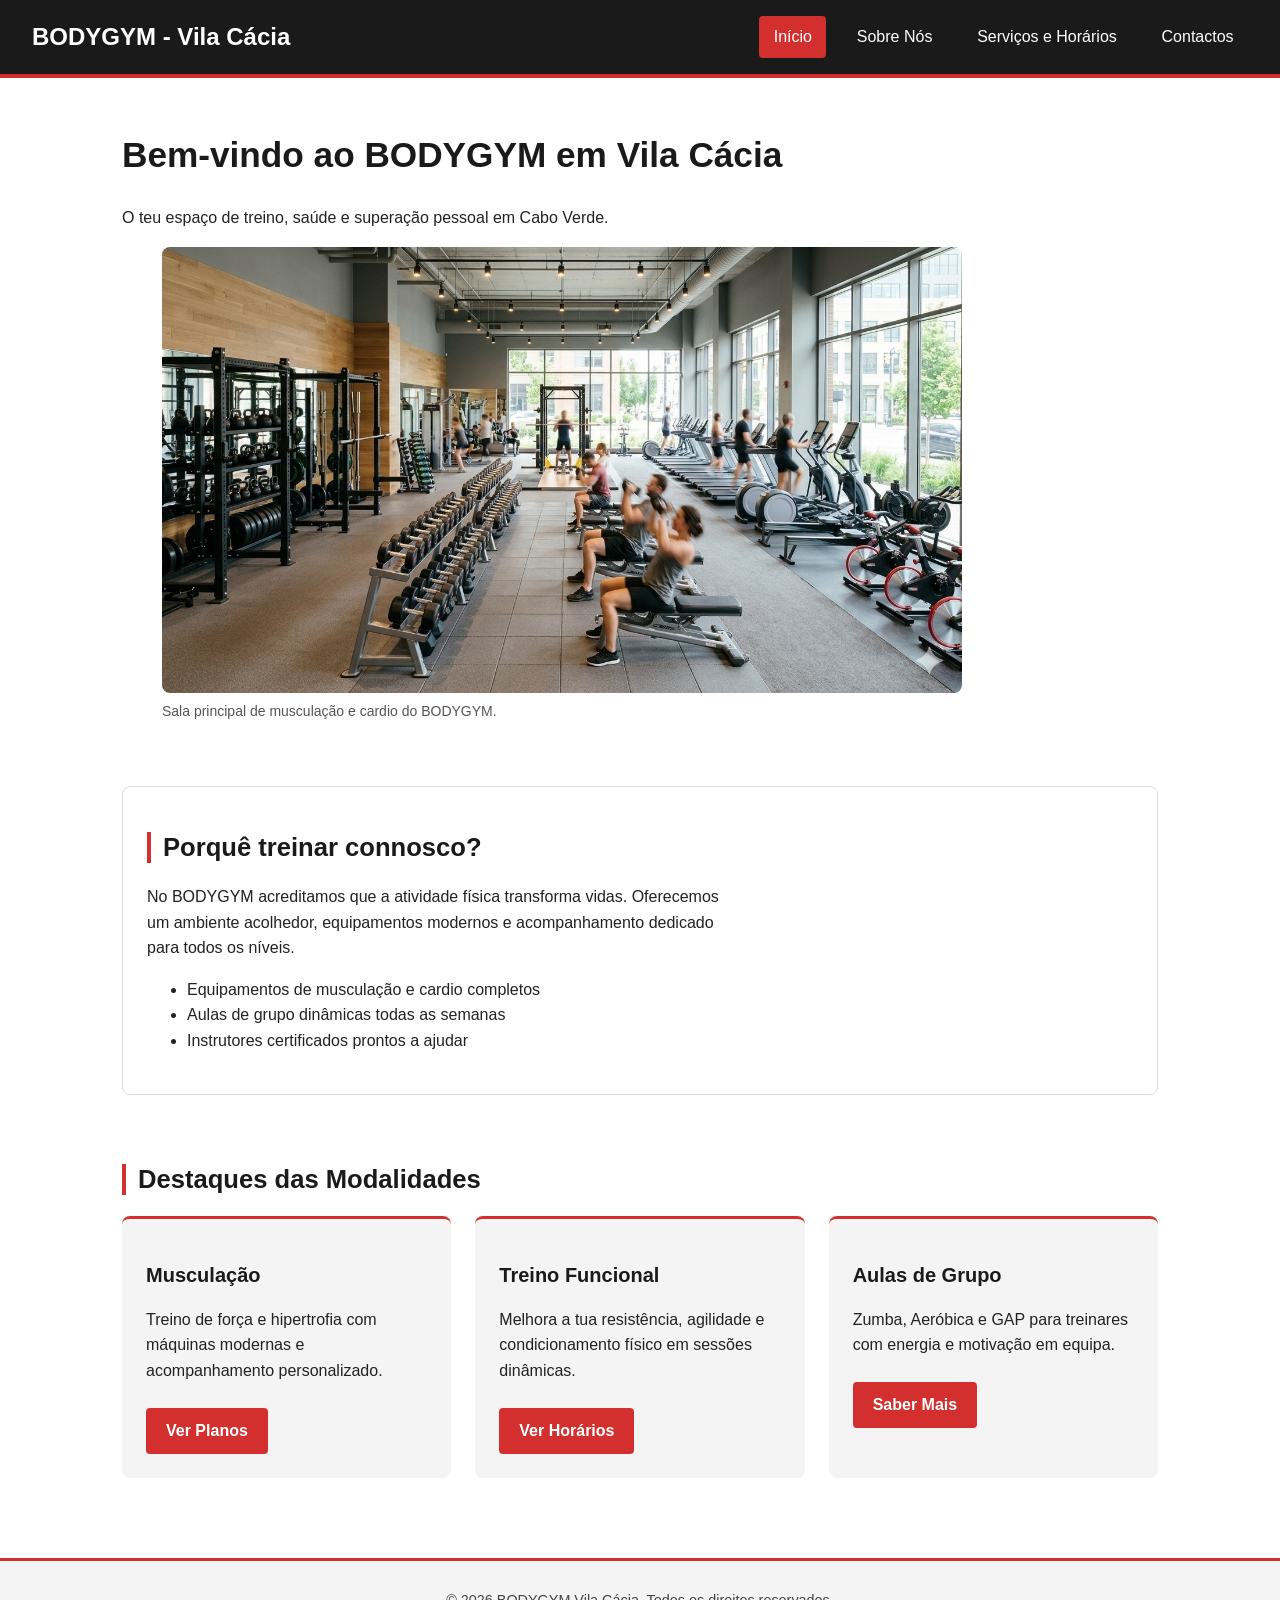
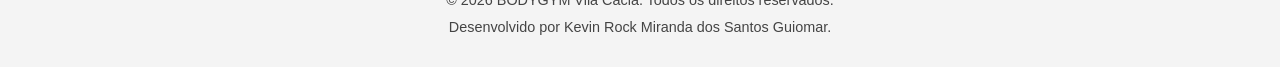
<file: index.html>
<!DOCTYPE html>
<html lang="pt">
<head>
  <meta charset="UTF-8">
  <meta name="viewport" content="width=device-width, initial-scale=1.0">
  <title>BODYGYM - Início</title>
  <link rel="stylesheet" href="css/style.css">
</head>
<body>
  <header>
    <strong class="logo-texto">BODYGYM - Vila Cácia</strong>
    <nav class="menu-horizontal">
      <ul>
        <li><a href="index.html" class="ativo" aria-current="page">Início</a></li>
        <li><a href="sobre.html">Sobre Nós</a></li>
        <li><a href="servicos.html">Serviços e Horários</a></li>
        <li><a href="contactos.html">Contactos</a></li>
      </ul>
    </nav>
  </header>

  <main>
    <section>
      <h1>Bem-vindo ao BODYGYM em Vila Cácia</h1>
      <p>O teu espaço de treino, saúde e superação pessoal em Cabo Verde.</p>
      <figure>
        <img src="imagens/ginasio-banner.jpg" alt="Vista geral da sala de musculação e equipamentos do ginásio BODYGYM" width="800" height="450">
        <figcaption>Sala principal de musculação e cardio do BODYGYM.</figcaption>
      </figure>
    </section>

    <section class="secao-borda">
      <h2>Porquê treinar connosco?</h2>
      <p>No BODYGYM acreditamos que a atividade física transforma vidas. Oferecemos um ambiente acolhedor, equipamentos modernos e acompanhamento dedicado para todos os níveis.</p>
      <ul>
        <li>Equipamentos de musculação e cardio completos</li>
        <li>Aulas de grupo dinâmicas todas as semanas</li>
        <li>Instrutores certificados prontos a ajudar</li>
      </ul>
    </section>

    <section>
      <h2>Destaques das Modalidades</h2>
      <div class="destaques">
        <article class="destaque">
          <h3>Musculação</h3>
          <p>Treino de força e hipertrofia com máquinas modernas e acompanhamento personalizado.</p>
          <a href="servicos.html" class="botao">Ver Planos</a>
        </article>
        <article class="destaque">
          <h3>Treino Funcional</h3>
          <p>Melhora a tua resistência, agilidade e condicionamento físico em sessões dinâmicas.</p>
          <a href="servicos.html" class="botao">Ver Horários</a>
        </article>
        <article class="destaque">
          <h3>Aulas de Grupo</h3>
          <p>Zumba, Aeróbica e GAP para treinares com energia e motivação em equipa.</p>
          <a href="servicos.html" class="botao">Saber Mais</a>
        </article>
      </div>
    </section>
  </main>

  <footer>
    <p>&copy; 2026 BODYGYM Vila Cácia. Todos os direitos reservados.</p>
    <p>Desenvolvido por Kevin Rock Miranda dos Santos Guiomar.</p>
  </footer>
</body>
</html>
</file>
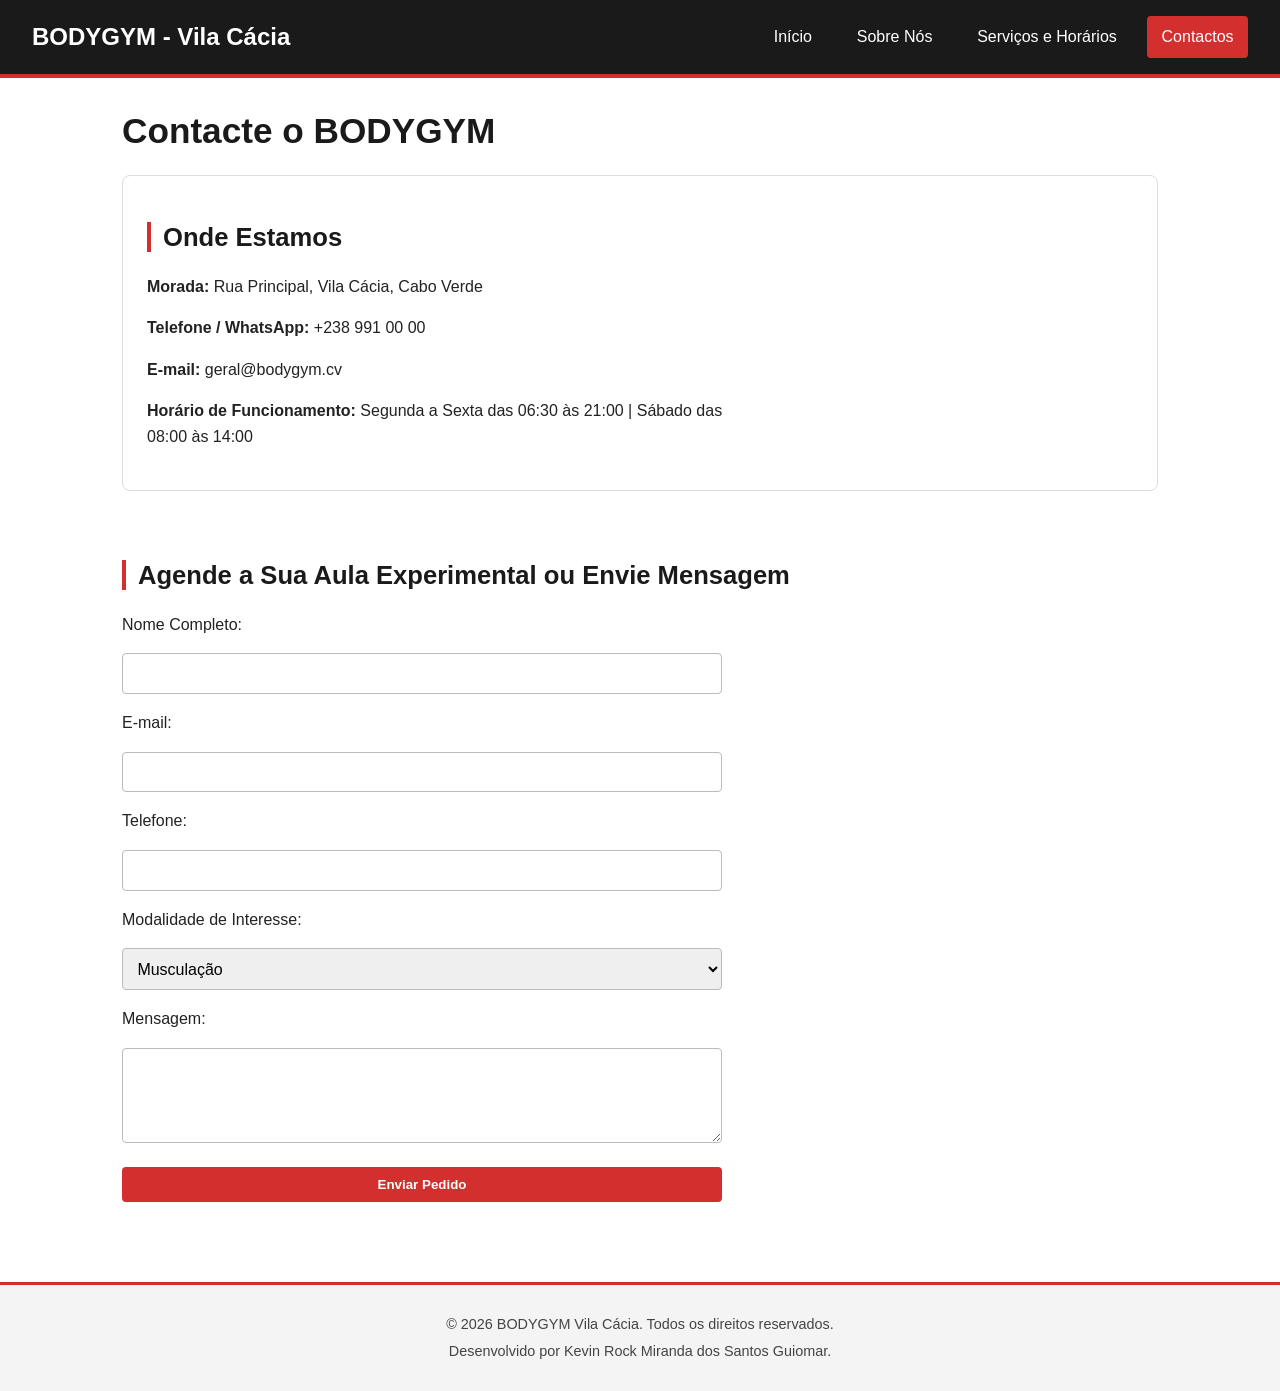
<file: contactos.html>
<!DOCTYPE html>
<html lang="pt">
<head>
  <meta charset="UTF-8">
  <meta name="viewport" content="width=device-width, initial-scale=1.0">
  <title>BODYGYM - Contactos</title>
  <link rel="stylesheet" href="css/style.css">
</head>
<body>
  <header>
    <strong class="logo-texto">BODYGYM - Vila Cácia</strong>
    <nav class="menu-horizontal">
      <ul>
        <li><a href="index.html">Início</a></li>
        <li><a href="sobre.html">Sobre Nós</a></li>
        <li><a href="servicos.html">Serviços e Horários</a></li>
        <li><a href="contactos.html" class="ativo" aria-current="page">Contactos</a></li>
      </ul>
    </nav>
  </header>

  <main>
    <h1>Contacte o BODYGYM</h1>

    <section class="secao-borda">
      <h2>Onde Estamos</h2>
      <p><strong>Morada:</strong> Rua Principal, Vila Cácia, Cabo Verde</p>
      <p><strong>Telefone / WhatsApp:</strong> +238 991 00 00</p>
      <p><strong>E-mail:</strong> geral@bodygym.cv</p>
      <p><strong>Horário de Funcionamento:</strong> Segunda a Sexta das 06:30 às 21:00 | Sábado das 08:00 às 14:00</p>
    </section>

    <section>
      <h2>Agende a Sua Aula Experimental ou Envie Mensagem</h2>
      <form action="#" method="post">
        <label for="nome">Nome Completo:</label>
        <input type="text" id="nome" name="nome" required>

        <label for="email">E-mail:</label>
        <input type="email" id="email" name="email" required>

        <label for="telefone">Telefone:</label>
        <input type="tel" id="telefone" name="telefone">

        <label for="modalidade">Modalidade de Interesse:</label>
        <select id="modalidade" name="modalidade">
          <option value="musculacao">Musculação</option>
          <option value="funcional">Treino Funcional</option>
          <option value="zumba">Zumba / Aeróbica</option>
          <option value="experimental">Aula Experimental Gratuita</option>
        </select>

        <label for="mensagem">Mensagem:</label>
        <textarea id="mensagem" name="mensagem" rows="4" required></textarea>

        <button type="submit">Enviar Pedido</button>
      </form>
    </section>
  </main>

  <footer>
    <p>&copy; 2026 BODYGYM Vila Cácia. Todos os direitos reservados.</p>
    <p>Desenvolvido por Kevin Rock Miranda dos Santos Guiomar.</p>
  </footer>
</body>
</html>
</file>
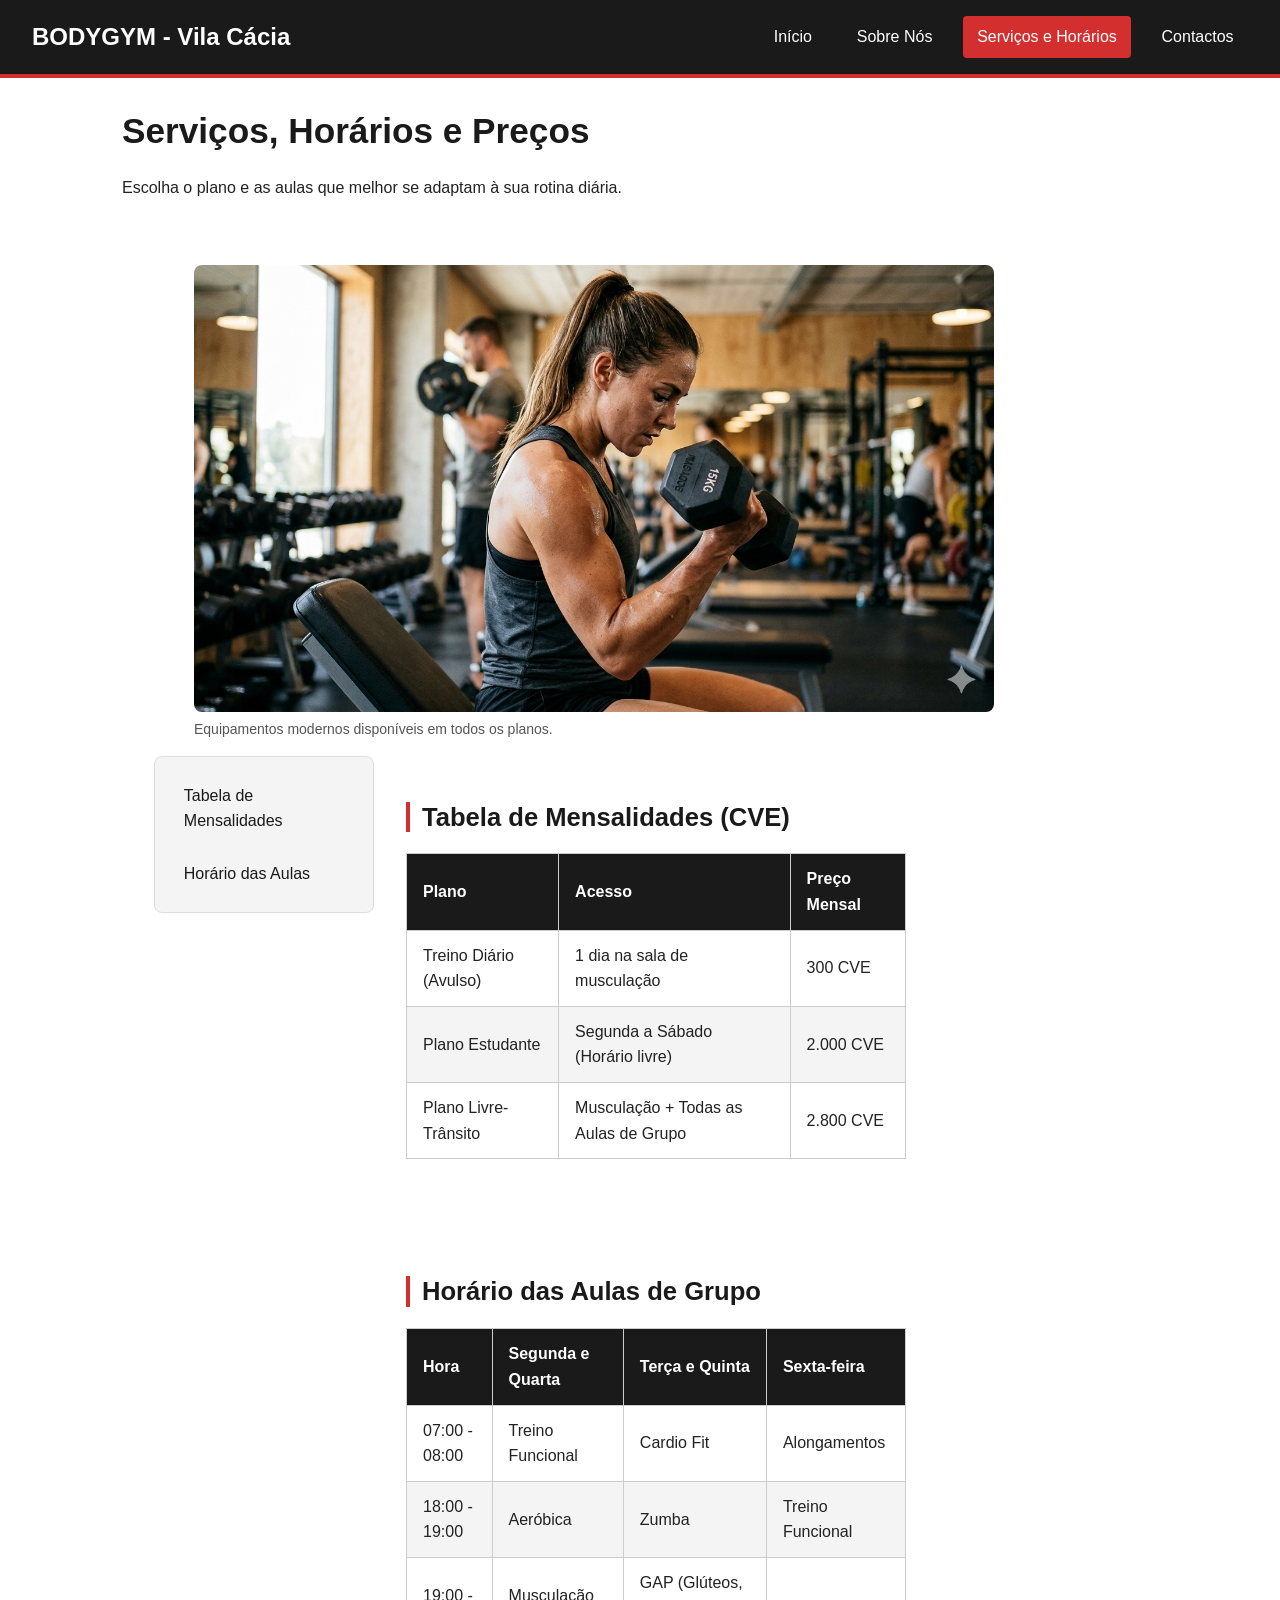
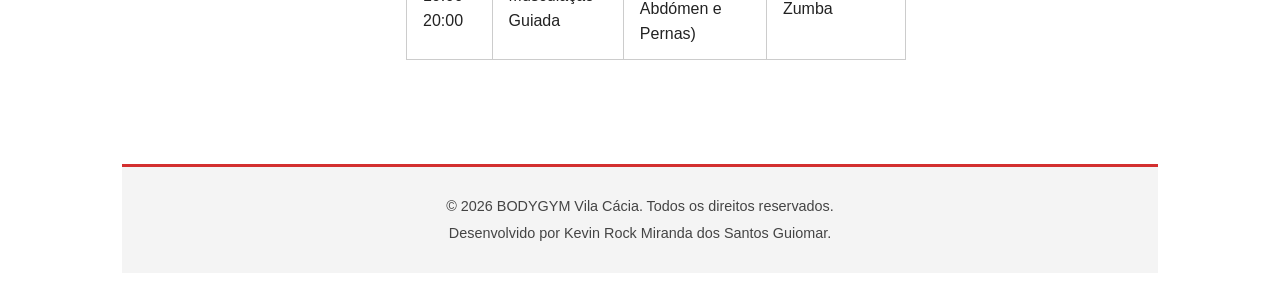
<file: servicos.html>
<!DOCTYPE html>
<html lang="pt">
<head>
  <meta charset="UTF-8">
  <meta name="viewport" content="width=device-width, initial-scale=1.0">
  <title>BODYGYM - Serviços e Horários</title>
  <link rel="stylesheet" href="css/style.css">
</head>
<body>
  <header>
    <strong class="logo-texto">BODYGYM - Vila Cácia</strong>
    <nav class="menu-horizontal">
      <ul>
        <li><a href="index.html">Início</a></li>
        <li><a href="sobre.html">Sobre Nós</a></li>
        <li><a href="servicos.html" class="ativo" aria-current="page">Serviços e Horários</a></li>
        <li><a href="contactos.html">Contactos</a></li>
      </ul>
    </nav>
  </header>

  <main>
    <h1>Serviços, Horários e Preços</h1>
    <p>Escolha o plano e as aulas que melhor se adaptam à sua rotina diária.</p>
       <main>
    <figure>
      <img src="imagens/musculacao.jpg" alt="Zona de treino de força e musculação do BODYGYM" width="800" height="450">
      <figcaption>Equipamentos modernos disponíveis em todos os planos.</figcaption>
    </figure>

    <div class="layout-servicos">

    <div class="layout-servicos">
      <nav class="menu-vertical" aria-label="Secções de Serviços">
        <ul>
          <li><a href="#mensalidades">Tabela de Mensalidades</a></li>
          <li><a href="#horarios">Horário das Aulas</a></li>
        </ul>
      </nav>

      <div>
        <section id="mensalidades">
          <h2>Tabela de Mensalidades (CVE)</h2>
          <div class="tabela-responsiva">
            <table>
              <thead>
                <tr>
                  <th>Plano</th>
                  <th>Acesso</th>
                  <th>Preço Mensal</th>
                </tr>
              </thead>
              <tbody>
                <tr>
                  <td>Treino Diário (Avulso)</td>
                  <td>1 dia na sala de musculação</td>
                  <td>300 CVE</td>
                </tr>
                <tr>
                  <td>Plano Estudante</td>
                  <td>Segunda a Sábado (Horário livre)</td>
                  <td>2.000 CVE</td>
                </tr>
                <tr>
                  <td>Plano Livre-Trânsito</td>
                  <td>Musculação + Todas as Aulas de Grupo</td>
                  <td>2.800 CVE</td>
                </tr>
              </tbody>
            </table>
          </div>
        </section>

        <section id="horarios">
          <h2>Horário das Aulas de Grupo</h2>
          <div class="tabela-responsiva">
            <table>
              <thead>
                <tr>
                  <th>Hora</th>
                  <th>Segunda e Quarta</th>
                  <th>Terça e Quinta</th>
                  <th>Sexta-feira</th>
                </tr>
              </thead>
              <tbody>
                <tr>
                  <td>07:00 - 08:00</td>
                  <td>Treino Funcional</td>
                  <td>Cardio Fit</td>
                  <td>Alongamentos</td>
                </tr>
                <tr>
                  <td>18:00 - 19:00</td>
                  <td>Aeróbica</td>
                  <td>Zumba</td>
                  <td>Treino Funcional</td>
                </tr>
                <tr>
                  <td>19:00 - 20:00</td>
                  <td>Musculação Guiada</td>
                  <td>GAP (Glúteos, Abdómen e Pernas)</td>
                  <td>Zumba</td>
                </tr>
              </tbody>
            </table>
          </div>
        </section>
      </div>
    </div>
  </main>

  <footer>
    <p>&copy; 2026 BODYGYM Vila Cácia. Todos os direitos reservados.</p>
    <p>Desenvolvido por Kevin Rock Miranda dos Santos Guiomar.</p>
  </footer>
</body>
</html>
</file>
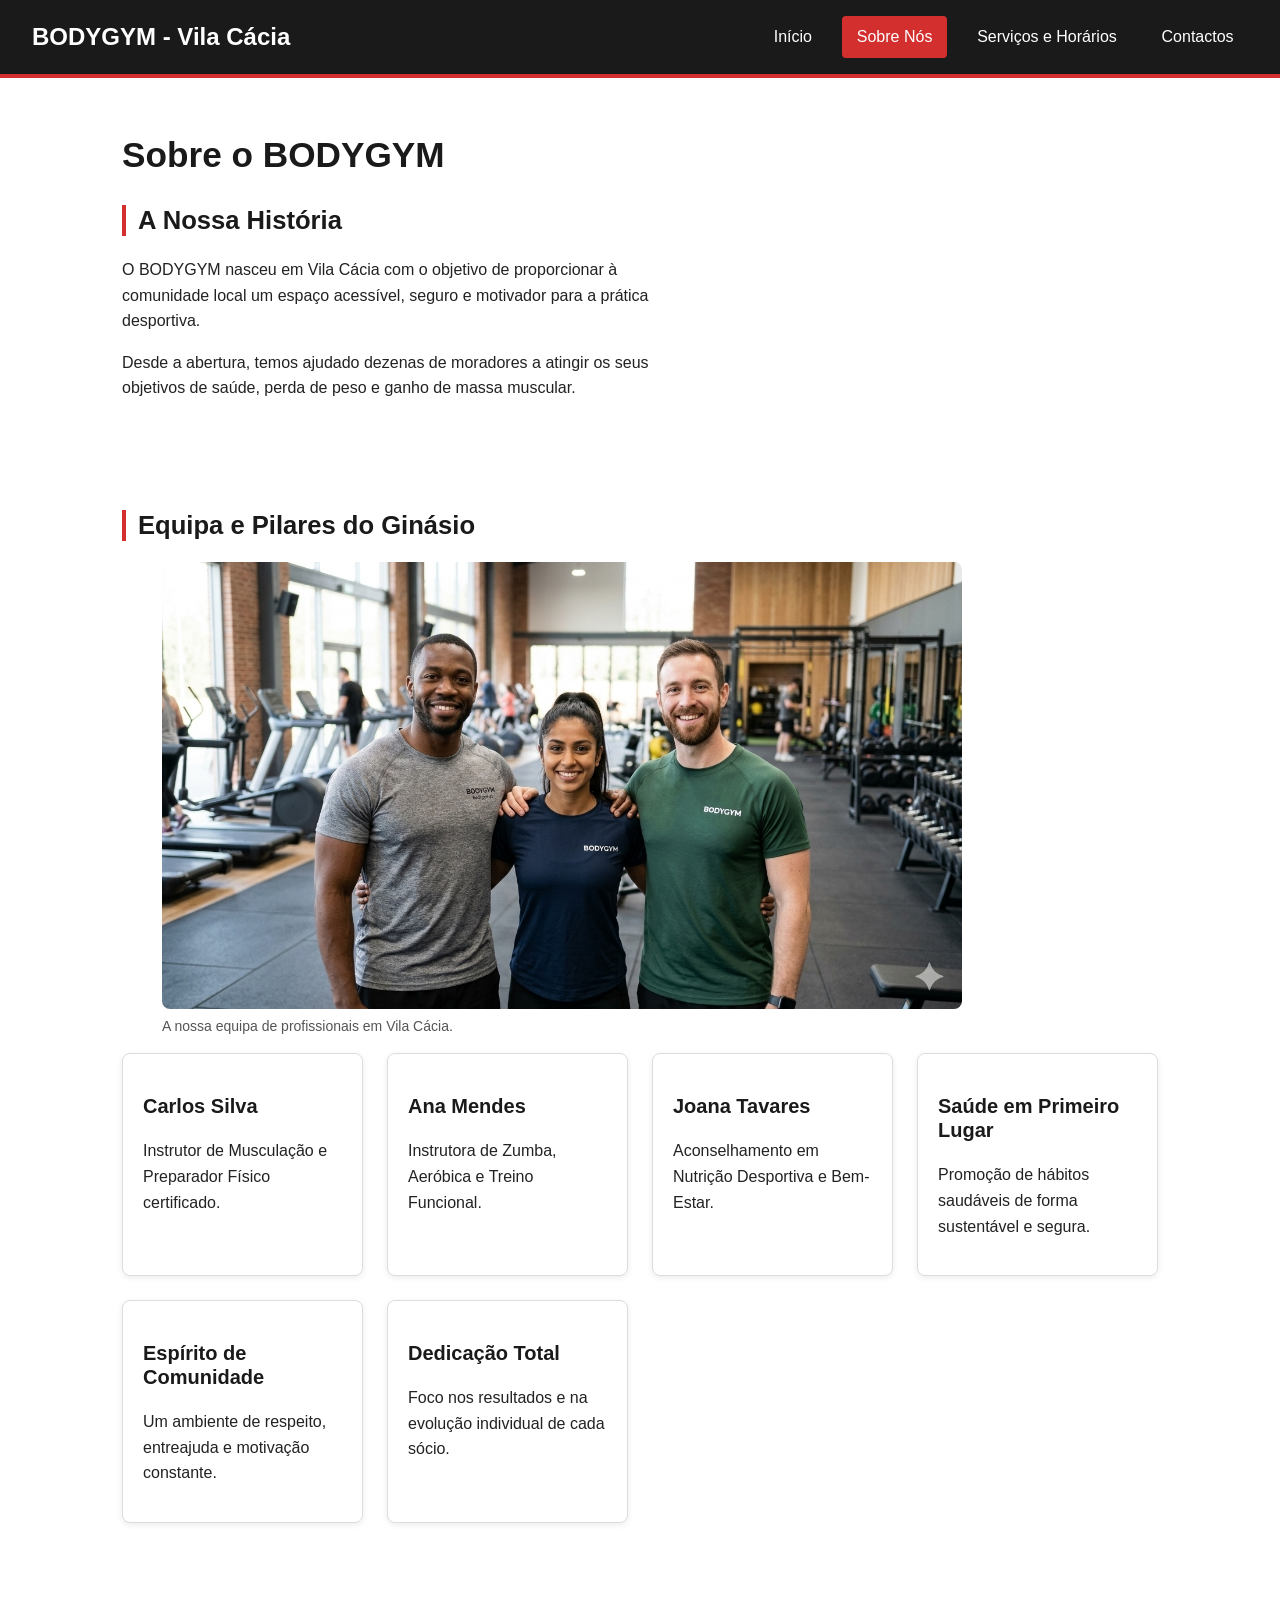
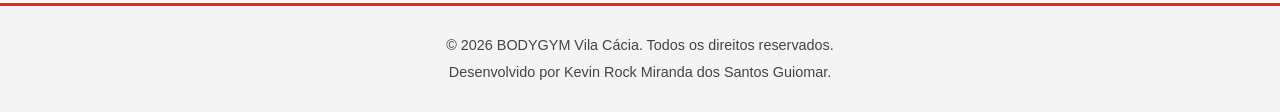
<file: sobre.html>
<!DOCTYPE html>
<html lang="pt">
<head>
  <meta charset="UTF-8">
  <meta name="viewport" content="width=device-width, initial-scale=1.0">
  <title>BODYGYM - Sobre Nós</title>
  <link rel="stylesheet" href="css/style.css">
</head>
<body>
  <header>
    <strong class="logo-texto">BODYGYM - Vila Cácia</strong>
    <nav class="menu-horizontal">
      <ul>
        <li><a href="index.html">Início</a></li>
        <li><a href="sobre.html" class="ativo" aria-current="page">Sobre Nós</a></li>
        <li><a href="servicos.html">Serviços e Horários</a></li>
        <li><a href="contactos.html">Contactos</a></li>
      </ul>
    </nav>
  </header>

  <main>
    <section>
      <h1>Sobre o BODYGYM</h1>
      <h2>A Nossa História</h2>
      <p>O BODYGYM nasceu em Vila Cácia com o objetivo de proporcionar à comunidade local um espaço acessível, seguro e motivador para a prática desportiva.</p>
      <p>Desde a abertura, temos ajudado dezenas de moradores a atingir os seus objetivos de saúde, perda de peso e ganho de massa muscular.</p>
    </section>


          <section>
      <h2>Equipa e Pilares do Ginásio</h2>
      <figure>
        <img src="imagens/equipa.jpg" alt="Equipa de instrutores certificados do BODYGYM" width="800" height="450">
        <figcaption>A nossa equipa de profissionais em Vila Cácia.</figcaption>
      </figure>
      <div class="grelha-cartoes">
      <div class="grelha-cartoes">
        <article class="cartao">
          <h3>Carlos Silva</h3>
          <p>Instrutor de Musculação e Preparador Físico certificado.</p>
        </article>
        <article class="cartao">
          <h3>Ana Mendes</h3>
          <p>Instrutora de Zumba, Aeróbica e Treino Funcional.</p>
        </article>
        <article class="cartao">
          <h3>Joana Tavares</h3>
          <p>Aconselhamento em Nutrição Desportiva e Bem-Estar.</p>
        </article>
        <article class="cartao">
          <h3>Saúde em Primeiro Lugar</h3>
          <p>Promoção de hábitos saudáveis de forma sustentável e segura.</p>
        </article>
        <article class="cartao">
          <h3>Espírito de Comunidade</h3>
          <p>Um ambiente de respeito, entreajuda e motivação constante.</p>
        </article>
        <article class="cartao">
          <h3>Dedicação Total</h3>
          <p>Foco nos resultados e na evolução individual de cada sócio.</p>
        </article>
      </div>
    </section>
  </main>

  <footer>
    <p>&copy; 2026 BODYGYM Vila Cácia. Todos os direitos reservados.</p>
    <p>Desenvolvido por Kevin Rock Miranda dos Santos Guiomar.</p>
  </footer>
</body>
</html>
</file>
<file: css/style.css>
:root {
  --cor-principal: #d32f2f;   /* Vermelho energético para ginásio */
  --cor-escura: #1a1a1a;      /* Preto/cinza escuro para cabeçalho e contrastes */
  --cor-clara: #f4f4f4;       /* Cinza claro para fundos secundários */
  --cor-fundo: #ffffff;       /* Fundo principal branco */
  --cor-texto: #222222;       /* Texto escuro com alto contraste (> 4.5:1) */
  --cor-realce: #ff9800;      /* Laranja para foco e destaques */
}

* {
  box-sizing: border-box;
}
body {
  font-family: 'Segoe UI', Roboto, Helvetica, Arial, sans-serif;
  font-size: 1rem;
  line-height: 1.6;
  color: var(--cor-texto);
  background-color: var(--cor-fundo);
  margin: 0;
  /* Ficha 4 Ex. 2: Rodapé sempre no fundo do ecrã */
  display: flex;
  flex-direction: column;
  min-height: 100vh;
}

main {
  flex: 1;
  width: 100%;
  max-width: 1100px;
  margin: 0 auto;
  padding: 2rem;
}
p {
  max-width: 65ch;
  margin-bottom: 1rem;
}

h1, h2, h3 {
  color: var(--cor-escura);
  line-height: 1.2;
}

h1 { font-size: 2.2rem; margin-top: 0; }
h2 { font-size: 1.6rem; border-left: 4px solid var(--cor-principal); padding-left: 0.75rem; }
h3 { font-size: 1.25rem; }

a {
  color: var(--cor-principal);
  transition: color 0.3s ease, background-color 0.3s ease;
}

a:hover {
  color: var(--cor-escura);
}
header {
  background-color: var(--cor-escura);
  color: #ffffff;
  padding: 1rem 2rem;
  border-bottom: 4px solid var(--cor-principal);
  /* Ficha 4 Ex. 1: Flexbox no cabeçalho */
  display: flex;
  justify-content: space-between;
  align-items: center;
  flex-wrap: wrap;
  gap: 1rem;
}
header strong,
header .logo-texto {
  font-size: 1.5rem;
  margin: 0;
  color: #ffffff;
}

.menu-horizontal ul {
  list-style: none;
  margin: 0;
  padding: 0;
    display: flex;
  gap: 1rem;
}
.menu-horizontal a {
  color: #ffffff;
  text-decoration: none;
  padding: 0.5rem 0.9rem;
  border-radius: 4px;
  display: block;
  transition: background-color 0.3s ease, color 0.3s ease;
}

.menu-horizontal a:hover,
.menu-horizontal a:focus,
.menu-horizontal a.ativo {
  background-color: var(--cor-principal);
  color: #ffffff;
}
/* =========================================================
   SECÇÕES, DESTAQUES E CARTÕES
   ========================================================= */
section {
  padding: 1.5rem 0;
  margin-bottom: 1.5rem;
}

.secao-borda {
  border: 1px solid #dddddd;
  padding: 1.5rem;
  border-radius: 8px;
}

/* Seletor de classe*/
.destaques {
  display: flex;
  flex-wrap: wrap;
  gap: 1.5rem;
}

.destaque {
  flex: 1 1 220px;
  background-color: var(--cor-clara);
  padding: 1.5rem;
  border-radius: 8px;
  border-top: 3px solid var(--cor-principal);
}
.grelha-cartoes {
  display: grid;
  grid-template-columns: repeat(auto-fit, minmax(220px, 1fr));
  gap: 1.5rem;
}

.cartao {
  background-color: #ffffff;
  border: 1px solid #dddddd;
  border-radius: 8px;
  padding: 1.25rem;
  box-shadow: 0 2px 6px rgba(0, 0, 0, 0.08);
  /*  Transição suave */
  transition: transform 0.3s ease, box-shadow 0.3s ease;
}

.cartao:hover {
  transform: translateY(-5px);
  box-shadow: 0 8px 18px rgba(0, 0, 0, 0.15);
}

/* Botões e links com classe .botao */
.botao,
button {
  display: inline-block;
  background-color: var(--cor-principal);
  color: #ffffff;
  text-decoration: none;
  padding: 0.65rem 1.25rem;
  border: none;
  border-radius: 4px;
  font-weight: bold;
  cursor: pointer;
  margin-top: 0.5rem;
  transition: transform 0.3s ease, box-shadow 0.3s ease, background-color 0.3s ease;
}

.botao:hover,
.botao:focus,
button:hover,
button:focus {
  background-color: var(--cor-escura);
  color: #ffffff;
  transform: translateY(-2px);
  box-shadow: 0 4px 10px rgba(0, 0, 0, 0.2);
}
/* =========================================================
   PÁGINA DE SERVIÇOS: MENU VERTICAL E GRID 
   ========================================================= */
.layout-servicos {
  display: grid;
  grid-template-columns: 220px 1fr;
  gap: 2rem;
  align-items: start;
}

.menu-vertical {
  background-color: var(--cor-clara);
  padding: 1rem;
  border-radius: 8px;
  border: 1px solid #dddddd;
}

.menu-vertical ul {
  list-style: none;
  margin: 0;
  padding: 0;
}

.menu-vertical li + li {
  margin-top: 0.5rem;
}

.menu-vertical a {
  display: block;
  padding: 0.6rem 0.8rem;
  text-decoration: none;
  color: var(--cor-escura);
  border-radius: 4px;
  font-weight: 500;
}

.menu-vertical a:hover,
.menu-vertical a:focus {
  background-color: var(--cor-principal);
  color: #ffffff;
}

/* =========================================================
   IMAGENS, TABELAS E FORMULÁRIOS 
   ========================================================= */
img {
  max-width: 100%;
  height: auto;
  border-radius: 8px;
  display: block;
}

figcaption {
  font-size: 0.875rem;
  color: #555555;
  margin-top: 0.4rem;
}

/* Contentor para rolagem horizontal de tabelas */
.tabela-responsiva {
  overflow-x: auto;
  width: 100%;
  margin-bottom: 1.5rem;
}

table {
  width: 100%;
  border-collapse: collapse;
  min-width: 500px;
}

/* Seletor de agrupamento */
th, td {
  border: 1px solid #cccccc;
  padding: 0.75rem 1rem;
  text-align: left;
}

th {
  background-color: var(--cor-escura);
  color: #ffffff;
}

tbody tr:nth-child(even) {
  background-color: var(--cor-clara);
}
/* Formulário de Contactos */
form {
  display: flex;
  flex-direction: column;
  gap: 1rem;
  max-width: 600px;
}

input, select, textarea {
  width: 100%;
  padding: 0.65rem;
  border: 1px solid #bbbbbb;
  border-radius: 4px;
  font-family: inherit;
  font-size: 1rem;
}

/* =========================================================
   RODAPÉ 
   ========================================================= */
footer {
  background-color: var(--cor-clara);
  border-top: 3px solid var(--cor-principal);
  text-align: center;
  padding: 1.5rem 1rem;
  font-size: 0.9rem;
  color: #444444;
}

footer p {
  max-width: none;
  margin: 0.25rem 0;
}

/* =========================================================
   MEDIA QUERIES E ACESSIBILIDADE 
   ========================================================= */
@media (max-width: 768px) {
  main {
    padding-left: 1rem;
    padding-right: 1rem;
  }

  .layout-servicos {
    grid-template-columns: 1fr;
  }
}

@media (max-width: 600px) {
  header {
    flex-direction: column;
    align-items: flex-start;
  }

  .menu-horizontal ul {
    flex-direction: column;
    width: 100%;
    gap: 0.4rem;
  }

  h1 {
    font-size: 1.65rem;
  }
}

@media (prefers-reduced-motion: reduce) {
  *,
  *::before,
  *::after {
    transition: none !important;
    animation: none !important;
    transform: none !important;
  }
}
</file>
